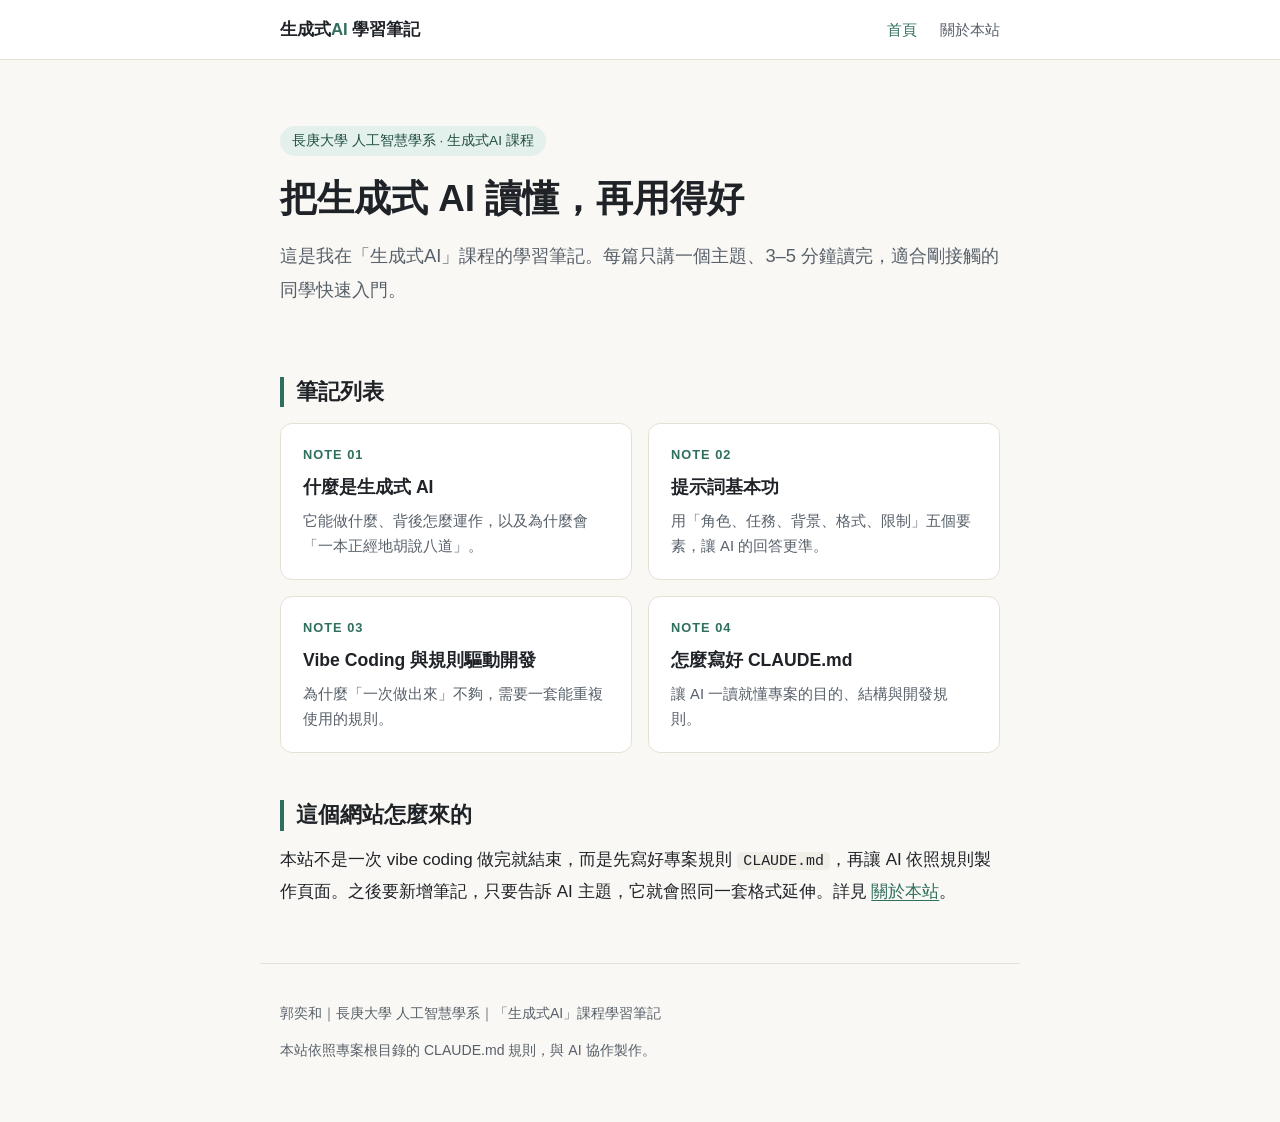
<file: index.html>
<!DOCTYPE html>
<html lang="zh-Hant">
<head>
  <meta charset="utf-8">
  <meta name="viewport" content="width=device-width, initial-scale=1">
  <title>首頁｜生成式AI 學習筆記</title>
  <meta name="description" content="長庚大學人工智慧學系學生的生成式 AI 學習筆記，每篇一個主題，3–5 分鐘讀完。">
  <link rel="stylesheet" href="assets/style.css">
</head>
<body>
  <header class="site-header">
    <div class="inner">
      <a class="site-title" href="index.html">生成式<span>AI</span> 學習筆記</a>
      <nav class="site-nav">
        <a href="index.html" aria-current="page">首頁</a>
        <a href="about.html">關於本站</a>
      </nav>
    </div>
  </header>

  <main class="container">
    <section class="hero">
      <p class="eyebrow">長庚大學 人工智慧學系 · 生成式AI 課程</p>
      <h1>把生成式 AI 讀懂，再用得好</h1>
      <p class="lead">這是我在「生成式AI」課程的學習筆記。每篇只講一個主題、3–5 分鐘讀完，適合剛接觸的同學快速入門。</p>
    </section>

    <h2>筆記列表</h2>
    <div class="card-grid">
      <!-- NOTES:START -->
      <a class="card" href="notes/01-what-is-generative-ai.html">
        <p class="num">NOTE 01</p>
        <h3>什麼是生成式 AI</h3>
        <p>它能做什麼、背後怎麼運作，以及為什麼會「一本正經地胡說八道」。</p>
      </a>
      <a class="card" href="notes/02-prompt-basics.html">
        <p class="num">NOTE 02</p>
        <h3>提示詞基本功</h3>
        <p>用「角色、任務、背景、格式、限制」五個要素，讓 AI 的回答更準。</p>
      </a>
      <a class="card" href="notes/03-vibe-coding-vs-rules.html">
        <p class="num">NOTE 03</p>
        <h3>Vibe Coding 與規則驅動開發</h3>
        <p>為什麼「一次做出來」不夠，需要一套能重複使用的規則。</p>
      </a>
      <a class="card" href="notes/04-writing-claude-md.html">
        <p class="num">NOTE 04</p>
        <h3>怎麼寫好 CLAUDE.md</h3>
        <p>讓 AI 一讀就懂專案的目的、結構與開發規則。</p>
      </a>
      <!-- NOTES:END -->
    </div>

    <h2>這個網站怎麼來的</h2>
    <p>本站不是一次 vibe coding 做完就結束，而是先寫好專案規則 <code>CLAUDE.md</code>，再讓 AI 依照規則製作頁面。之後要新增筆記，只要告訴 AI 主題，它就會照同一套格式延伸。詳見 <a href="about.html">關於本站</a>。</p>
  </main>

  <footer class="site-footer">
    <p>郭奕和｜長庚大學 人工智慧學系｜「生成式AI」課程學習筆記</p>
    <p>本站依照專案根目錄的 CLAUDE.md 規則，與 AI 協作製作。</p>
  </footer>
</body>
</html>
</file>
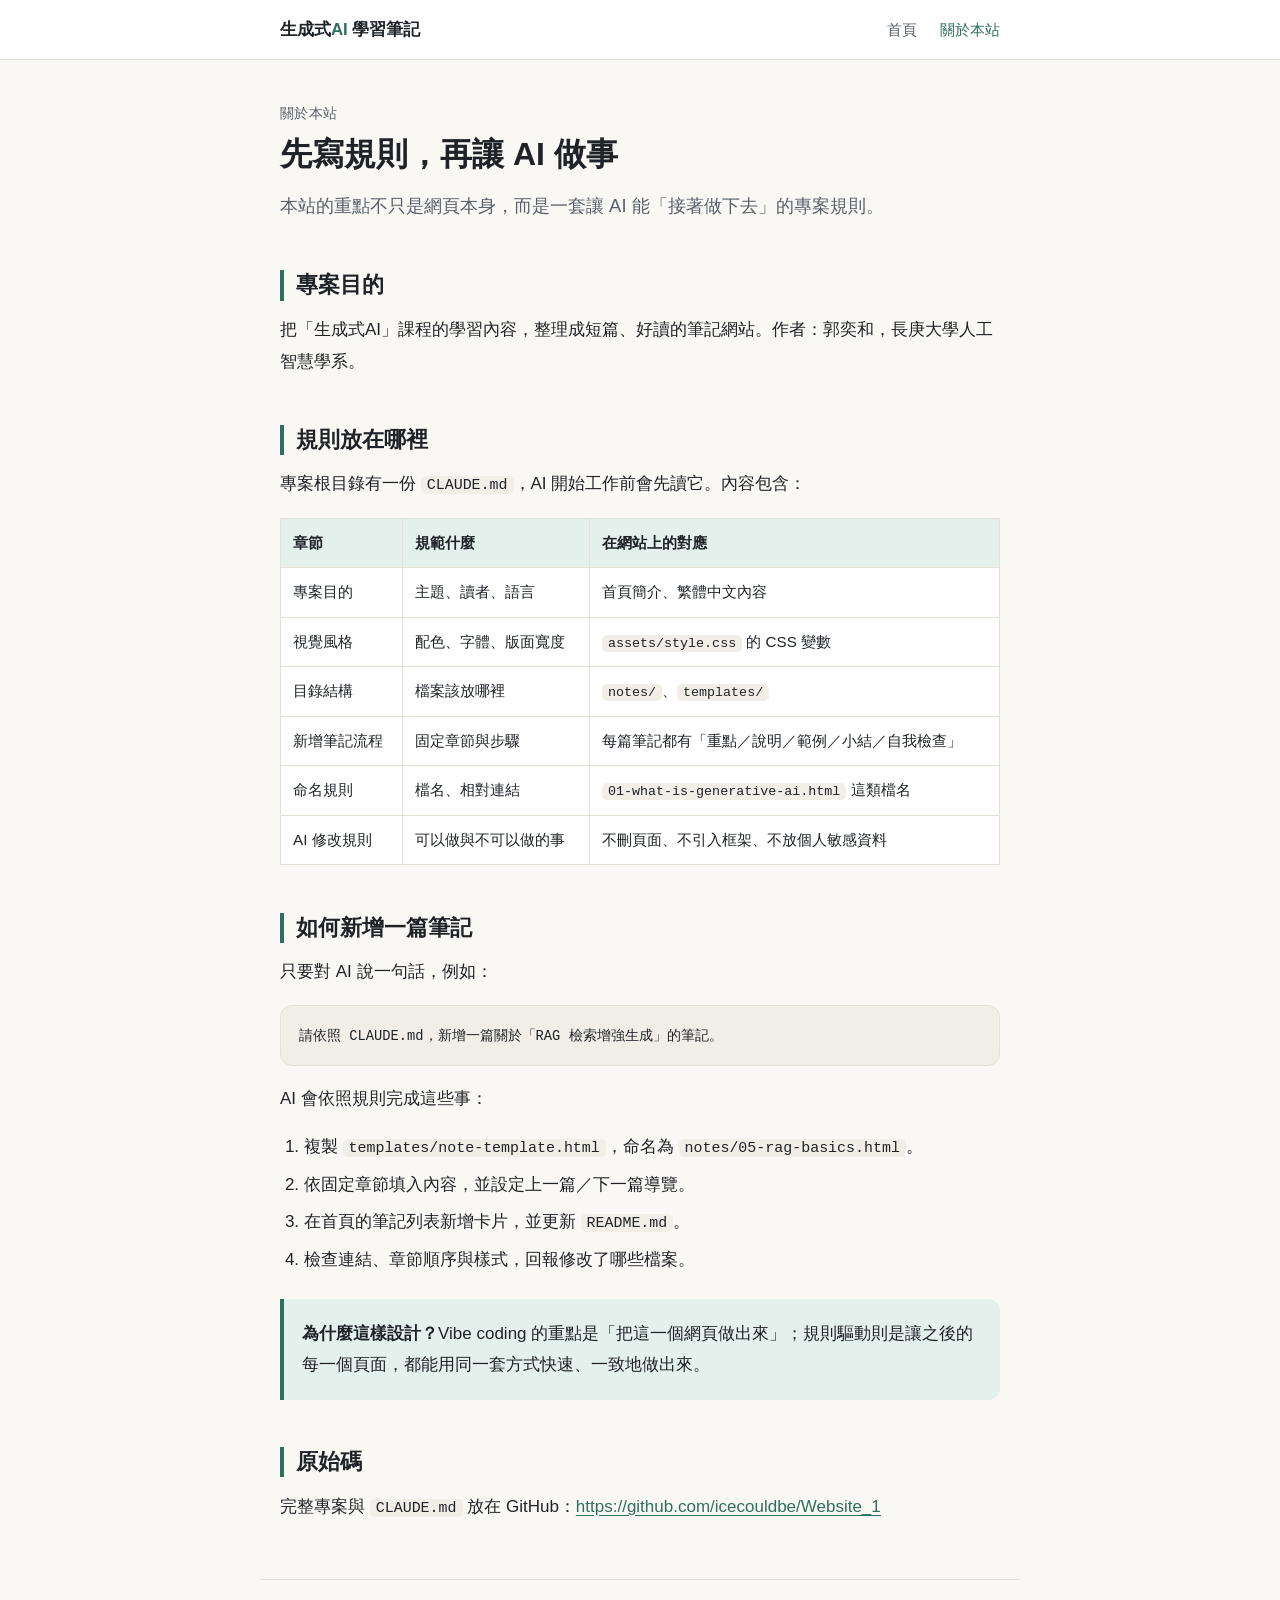
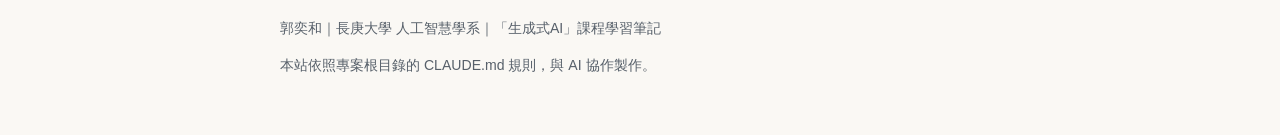
<file: about.html>
<!DOCTYPE html>
<html lang="zh-Hant">
<head>
  <meta charset="utf-8">
  <meta name="viewport" content="width=device-width, initial-scale=1">
  <title>關於本站｜生成式AI 學習筆記</title>
  <meta name="description" content="說明本站的製作方式：先寫 CLAUDE.md 規則，再讓 AI 依規則新增頁面。">
  <link rel="stylesheet" href="assets/style.css">
</head>
<body>
  <header class="site-header">
    <div class="inner">
      <a class="site-title" href="index.html">生成式<span>AI</span> 學習筆記</a>
      <nav class="site-nav">
        <a href="index.html">首頁</a>
        <a href="about.html" aria-current="page">關於本站</a>
      </nav>
    </div>
  </header>

  <main class="container">
    <article>
      <p class="note-meta">關於本站</p>
      <h1>先寫規則，再讓 AI 做事</h1>
      <p class="lead">本站的重點不只是網頁本身，而是一套讓 AI 能「接著做下去」的專案規則。</p>

      <h2>專案目的</h2>
      <p>把「生成式AI」課程的學習內容，整理成短篇、好讀的筆記網站。作者：郭奕和，長庚大學人工智慧學系。</p>

      <h2>規則放在哪裡</h2>
      <p>專案根目錄有一份 <code>CLAUDE.md</code>，AI 開始工作前會先讀它。內容包含：</p>
      <table>
        <thead>
          <tr><th>章節</th><th>規範什麼</th><th>在網站上的對應</th></tr>
        </thead>
        <tbody>
          <tr><td>專案目的</td><td>主題、讀者、語言</td><td>首頁簡介、繁體中文內容</td></tr>
          <tr><td>視覺風格</td><td>配色、字體、版面寬度</td><td><code>assets/style.css</code> 的 CSS 變數</td></tr>
          <tr><td>目錄結構</td><td>檔案該放哪裡</td><td><code>notes/</code>、<code>templates/</code></td></tr>
          <tr><td>新增筆記流程</td><td>固定章節與步驟</td><td>每篇筆記都有「重點／說明／範例／小結／自我檢查」</td></tr>
          <tr><td>命名規則</td><td>檔名、相對連結</td><td><code>01-what-is-generative-ai.html</code> 這類檔名</td></tr>
          <tr><td>AI 修改規則</td><td>可以做與不可以做的事</td><td>不刪頁面、不引入框架、不放個人敏感資料</td></tr>
        </tbody>
      </table>

      <h2>如何新增一篇筆記</h2>
      <p>只要對 AI 說一句話，例如：</p>
      <pre><code>請依照 CLAUDE.md，新增一篇關於「RAG 檢索增強生成」的筆記。</code></pre>
      <p>AI 會依照規則完成這些事：</p>
      <ol>
        <li>複製 <code>templates/note-template.html</code>，命名為 <code>notes/05-rag-basics.html</code>。</li>
        <li>依固定章節填入內容，並設定上一篇／下一篇導覽。</li>
        <li>在首頁的筆記列表新增卡片，並更新 <code>README.md</code>。</li>
        <li>檢查連結、章節順序與樣式，回報修改了哪些檔案。</li>
      </ol>

      <div class="callout">
        <p><strong>為什麼這樣設計？</strong>Vibe coding 的重點是「把這一個網頁做出來」；規則驅動則是讓之後的每一個頁面，都能用同一套方式快速、一致地做出來。</p>
      </div>

      <h2>原始碼</h2>
      <p>完整專案與 <code>CLAUDE.md</code> 放在 GitHub：<a href="https://github.com/icecouldbe/Website_1">https://github.com/icecouldbe/Website_1</a></p>
    </article>
  </main>

  <footer class="site-footer">
    <p>郭奕和｜長庚大學 人工智慧學系｜「生成式AI」課程學習筆記</p>
    <p>本站依照專案根目錄的 CLAUDE.md 規則，與 AI 協作製作。</p>
  </footer>
</body>
</html>
</file>
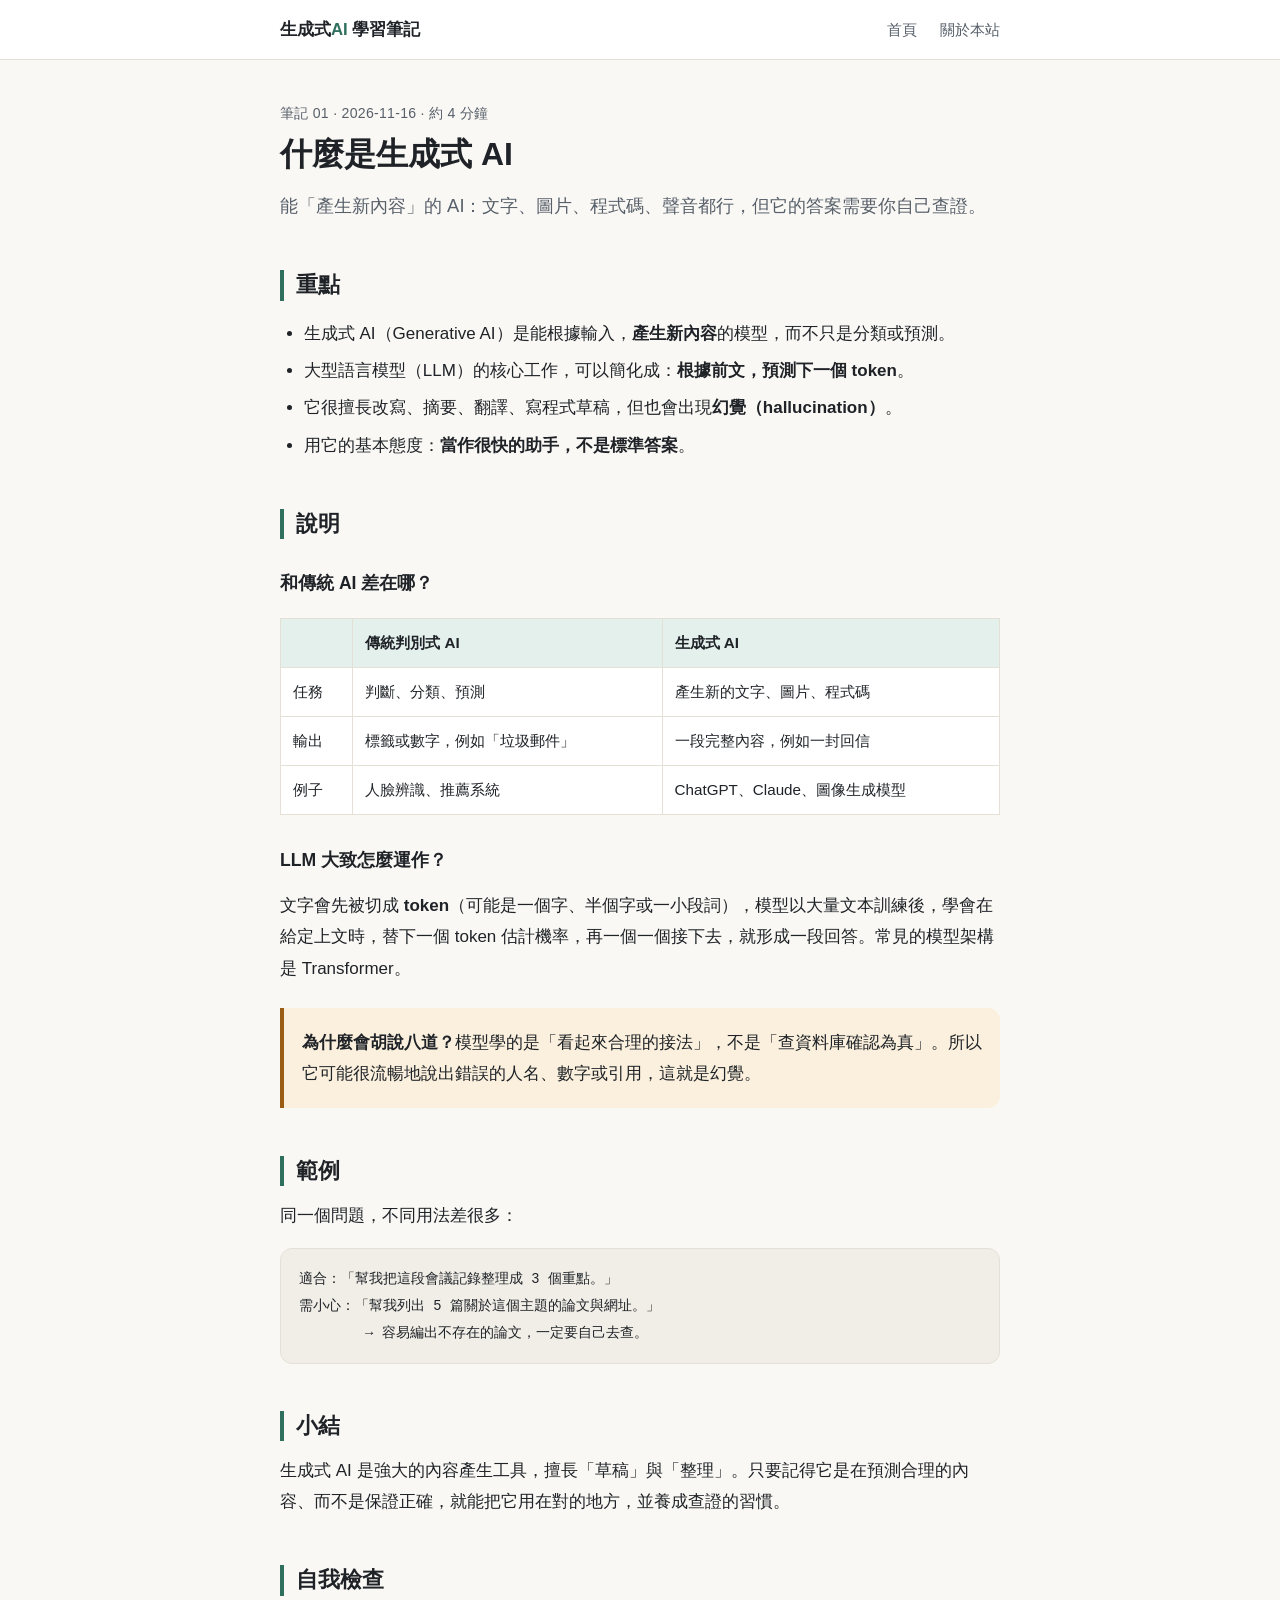
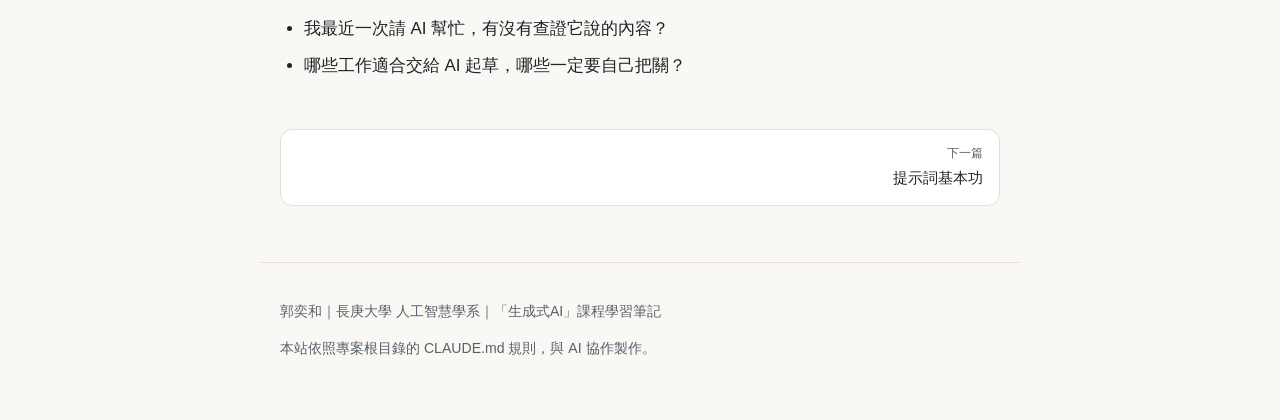
<file: notes/01-what-is-generative-ai.html>
<!DOCTYPE html>
<html lang="zh-Hant">
<head>
  <meta charset="utf-8">
  <meta name="viewport" content="width=device-width, initial-scale=1">
  <title>什麼是生成式 AI｜生成式AI 學習筆記</title>
  <meta name="description" content="生成式 AI 能做什麼、背後怎麼運作，以及為什麼會一本正經地胡說八道。">
  <link rel="stylesheet" href="../assets/style.css">
</head>
<body>
  <header class="site-header">
    <div class="inner">
      <a class="site-title" href="../index.html">生成式<span>AI</span> 學習筆記</a>
      <nav class="site-nav">
        <a href="../index.html">首頁</a>
        <a href="../about.html">關於本站</a>
      </nav>
    </div>
  </header>

  <main class="container">
    <article>
      <p class="note-meta">筆記 01 · 2026-11-16 · 約 4 分鐘</p>
      <h1>什麼是生成式 AI</h1>
      <p class="lead">能「產生新內容」的 AI：文字、圖片、程式碼、聲音都行，但它的答案需要你自己查證。</p>

      <h2>重點</h2>
      <ul>
        <li>生成式 AI（Generative AI）是能根據輸入，<strong>產生新內容</strong>的模型，而不只是分類或預測。</li>
        <li>大型語言模型（LLM）的核心工作，可以簡化成：<strong>根據前文，預測下一個 token</strong>。</li>
        <li>它很擅長改寫、摘要、翻譯、寫程式草稿，但也會出現<strong>幻覺（hallucination）</strong>。</li>
        <li>用它的基本態度：<strong>當作很快的助手，不是標準答案</strong>。</li>
      </ul>

      <h2>說明</h2>
      <h3>和傳統 AI 差在哪？</h3>
      <table>
        <thead>
          <tr><th></th><th>傳統判別式 AI</th><th>生成式 AI</th></tr>
        </thead>
        <tbody>
          <tr><td>任務</td><td>判斷、分類、預測</td><td>產生新的文字、圖片、程式碼</td></tr>
          <tr><td>輸出</td><td>標籤或數字，例如「垃圾郵件」</td><td>一段完整內容，例如一封回信</td></tr>
          <tr><td>例子</td><td>人臉辨識、推薦系統</td><td>ChatGPT、Claude、圖像生成模型</td></tr>
        </tbody>
      </table>

      <h3>LLM 大致怎麼運作？</h3>
      <p>文字會先被切成 <strong>token</strong>（可能是一個字、半個字或一小段詞），模型以大量文本訓練後，學會在給定上文時，替下一個 token 估計機率，再一個一個接下去，就形成一段回答。常見的模型架構是 Transformer。</p>

      <div class="callout warn">
        <p><strong>為什麼會胡說八道？</strong>模型學的是「看起來合理的接法」，不是「查資料庫確認為真」。所以它可能很流暢地說出錯誤的人名、數字或引用，這就是幻覺。</p>
      </div>

      <h2>範例</h2>
      <p>同一個問題，不同用法差很多：</p>
      <pre><code>適合：「幫我把這段會議記錄整理成 3 個重點。」
需小心：「幫我列出 5 篇關於這個主題的論文與網址。」
        → 容易編出不存在的論文，一定要自己去查。</code></pre>

      <h2>小結</h2>
      <p>生成式 AI 是強大的內容產生工具，擅長「草稿」與「整理」。只要記得它是在預測合理的內容、而不是保證正確，就能把它用在對的地方，並養成查證的習慣。</p>

      <h2>自我檢查</h2>
      <ul>
        <li>我最近一次請 AI 幫忙，有沒有查證它說的內容？</li>
        <li>哪些工作適合交給 AI 起草，哪些一定要自己把關？</li>
      </ul>
    </article>

    <nav class="pager">
      <a class="next" href="02-prompt-basics.html"><small>下一篇</small>提示詞基本功</a>
    </nav>
  </main>

  <footer class="site-footer">
    <p>郭奕和｜長庚大學 人工智慧學系｜「生成式AI」課程學習筆記</p>
    <p>本站依照專案根目錄的 CLAUDE.md 規則，與 AI 協作製作。</p>
  </footer>
</body>
</html>
</file>
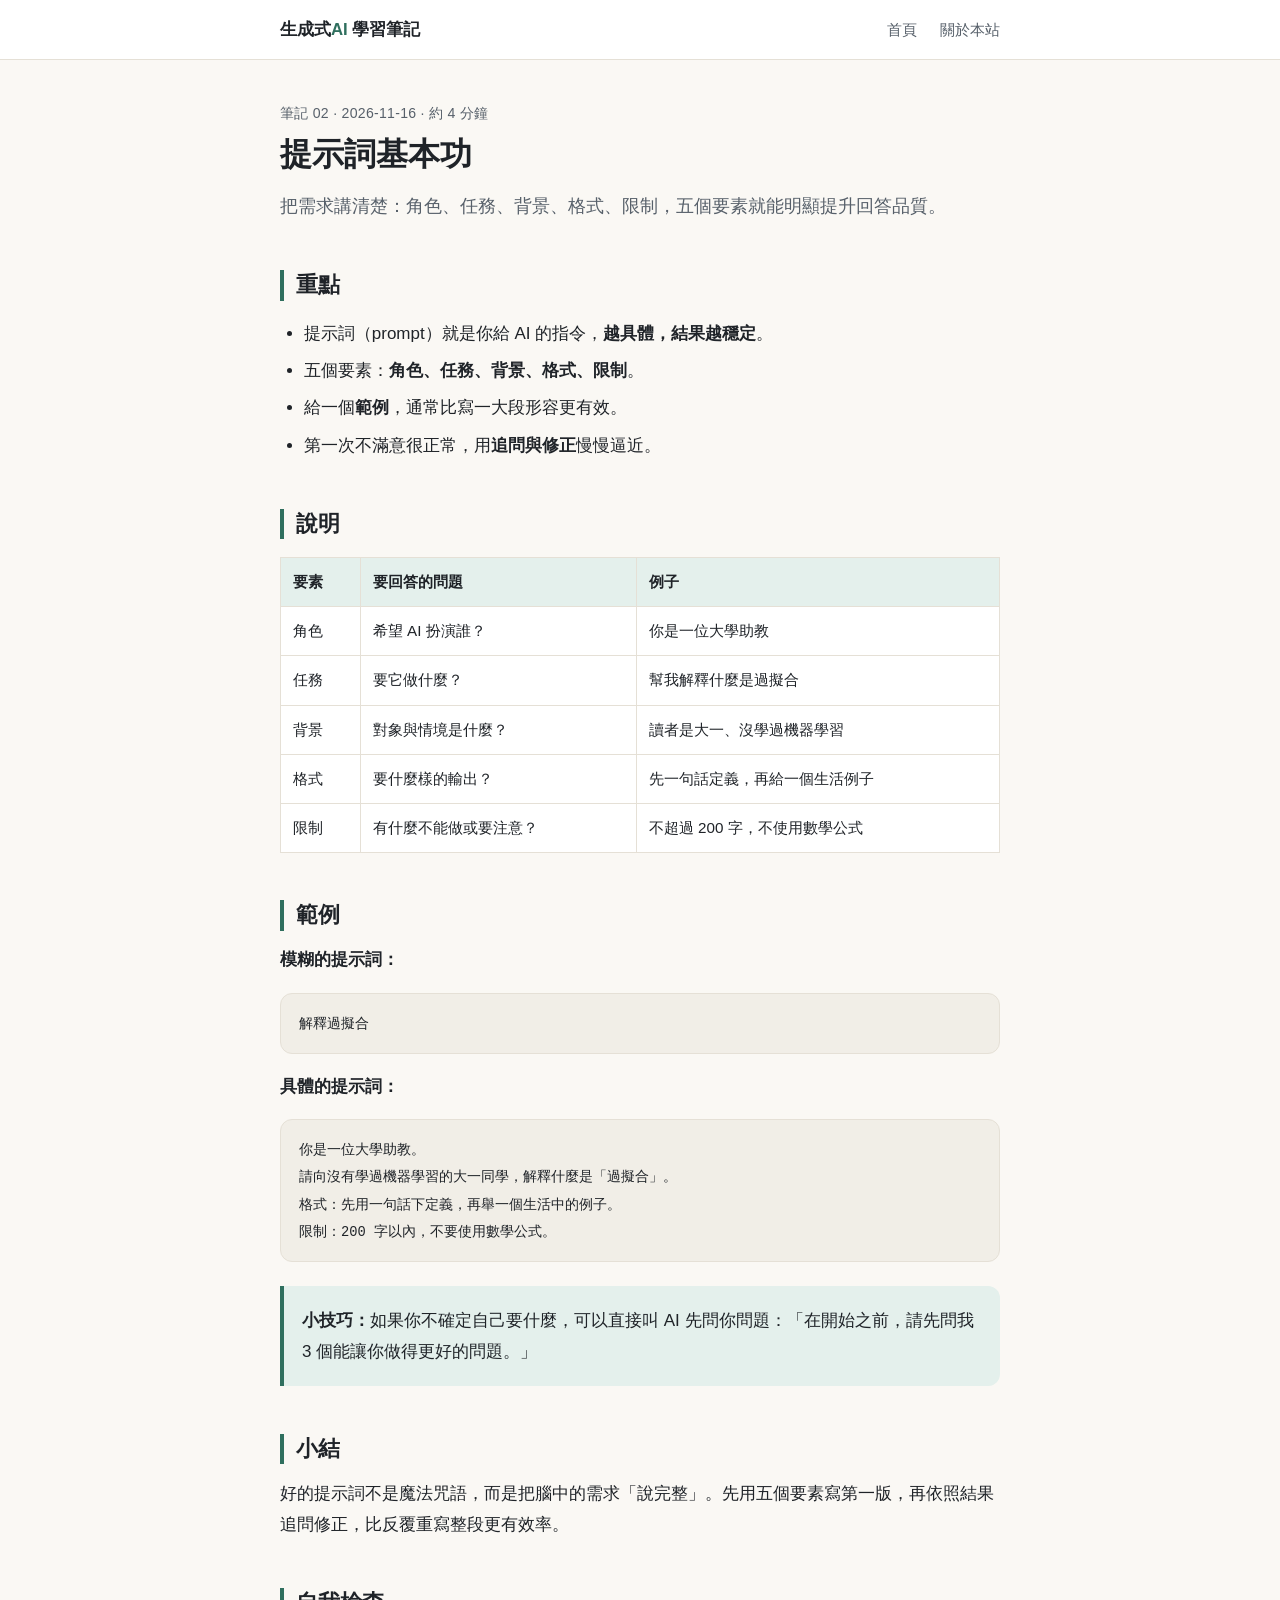
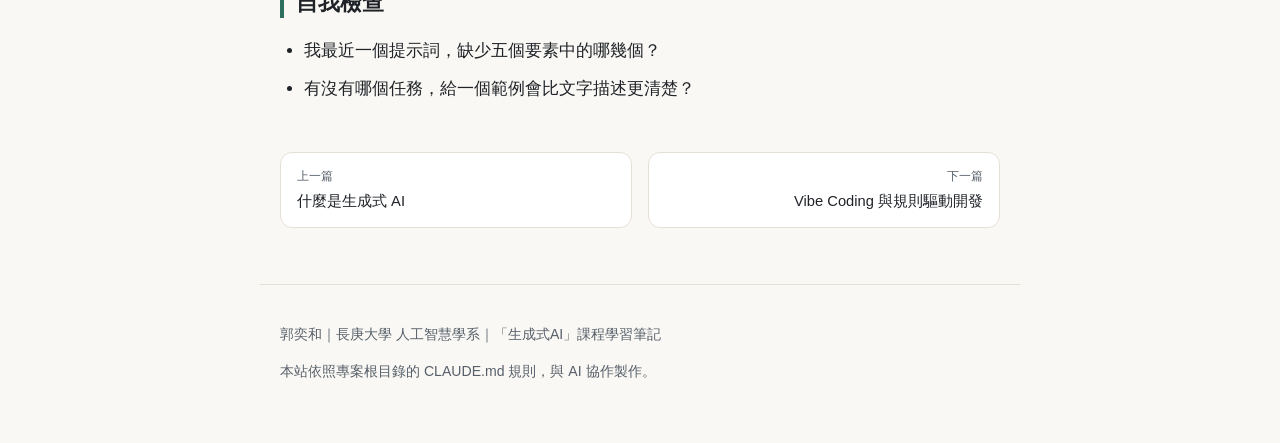
<file: notes/02-prompt-basics.html>
<!DOCTYPE html>
<html lang="zh-Hant">
<head>
  <meta charset="utf-8">
  <meta name="viewport" content="width=device-width, initial-scale=1">
  <title>提示詞基本功｜生成式AI 學習筆記</title>
  <meta name="description" content="用角色、任務、背景、格式、限制五個要素，讓 AI 的回答更準。">
  <link rel="stylesheet" href="../assets/style.css">
</head>
<body>
  <header class="site-header">
    <div class="inner">
      <a class="site-title" href="../index.html">生成式<span>AI</span> 學習筆記</a>
      <nav class="site-nav">
        <a href="../index.html">首頁</a>
        <a href="../about.html">關於本站</a>
      </nav>
    </div>
  </header>

  <main class="container">
    <article>
      <p class="note-meta">筆記 02 · 2026-11-16 · 約 4 分鐘</p>
      <h1>提示詞基本功</h1>
      <p class="lead">把需求講清楚：角色、任務、背景、格式、限制，五個要素就能明顯提升回答品質。</p>

      <h2>重點</h2>
      <ul>
        <li>提示詞（prompt）就是你給 AI 的指令，<strong>越具體，結果越穩定</strong>。</li>
        <li>五個要素：<strong>角色、任務、背景、格式、限制</strong>。</li>
        <li>給一個<strong>範例</strong>，通常比寫一大段形容更有效。</li>
        <li>第一次不滿意很正常，用<strong>追問與修正</strong>慢慢逼近。</li>
      </ul>

      <h2>說明</h2>
      <table>
        <thead>
          <tr><th>要素</th><th>要回答的問題</th><th>例子</th></tr>
        </thead>
        <tbody>
          <tr><td>角色</td><td>希望 AI 扮演誰？</td><td>你是一位大學助教</td></tr>
          <tr><td>任務</td><td>要它做什麼？</td><td>幫我解釋什麼是過擬合</td></tr>
          <tr><td>背景</td><td>對象與情境是什麼？</td><td>讀者是大一、沒學過機器學習</td></tr>
          <tr><td>格式</td><td>要什麼樣的輸出？</td><td>先一句話定義，再給一個生活例子</td></tr>
          <tr><td>限制</td><td>有什麼不能做或要注意？</td><td>不超過 200 字，不使用數學公式</td></tr>
        </tbody>
      </table>

      <h2>範例</h2>
      <p><strong>模糊的提示詞：</strong></p>
      <pre><code>解釋過擬合</code></pre>
      <p><strong>具體的提示詞：</strong></p>
      <pre><code>你是一位大學助教。
請向沒有學過機器學習的大一同學，解釋什麼是「過擬合」。
格式：先用一句話下定義，再舉一個生活中的例子。
限制：200 字以內，不要使用數學公式。</code></pre>

      <div class="callout">
        <p><strong>小技巧：</strong>如果你不確定自己要什麼，可以直接叫 AI 先問你問題：「在開始之前，請先問我 3 個能讓你做得更好的問題。」</p>
      </div>

      <h2>小結</h2>
      <p>好的提示詞不是魔法咒語，而是把腦中的需求「說完整」。先用五個要素寫第一版，再依照結果追問修正，比反覆重寫整段更有效率。</p>

      <h2>自我檢查</h2>
      <ul>
        <li>我最近一個提示詞，缺少五個要素中的哪幾個？</li>
        <li>有沒有哪個任務，給一個範例會比文字描述更清楚？</li>
      </ul>
    </article>

    <nav class="pager">
      <a class="prev" href="01-what-is-generative-ai.html"><small>上一篇</small>什麼是生成式 AI</a>
      <a class="next" href="03-vibe-coding-vs-rules.html"><small>下一篇</small>Vibe Coding 與規則驅動開發</a>
    </nav>
  </main>

  <footer class="site-footer">
    <p>郭奕和｜長庚大學 人工智慧學系｜「生成式AI」課程學習筆記</p>
    <p>本站依照專案根目錄的 CLAUDE.md 規則，與 AI 協作製作。</p>
  </footer>
</body>
</html>
</file>
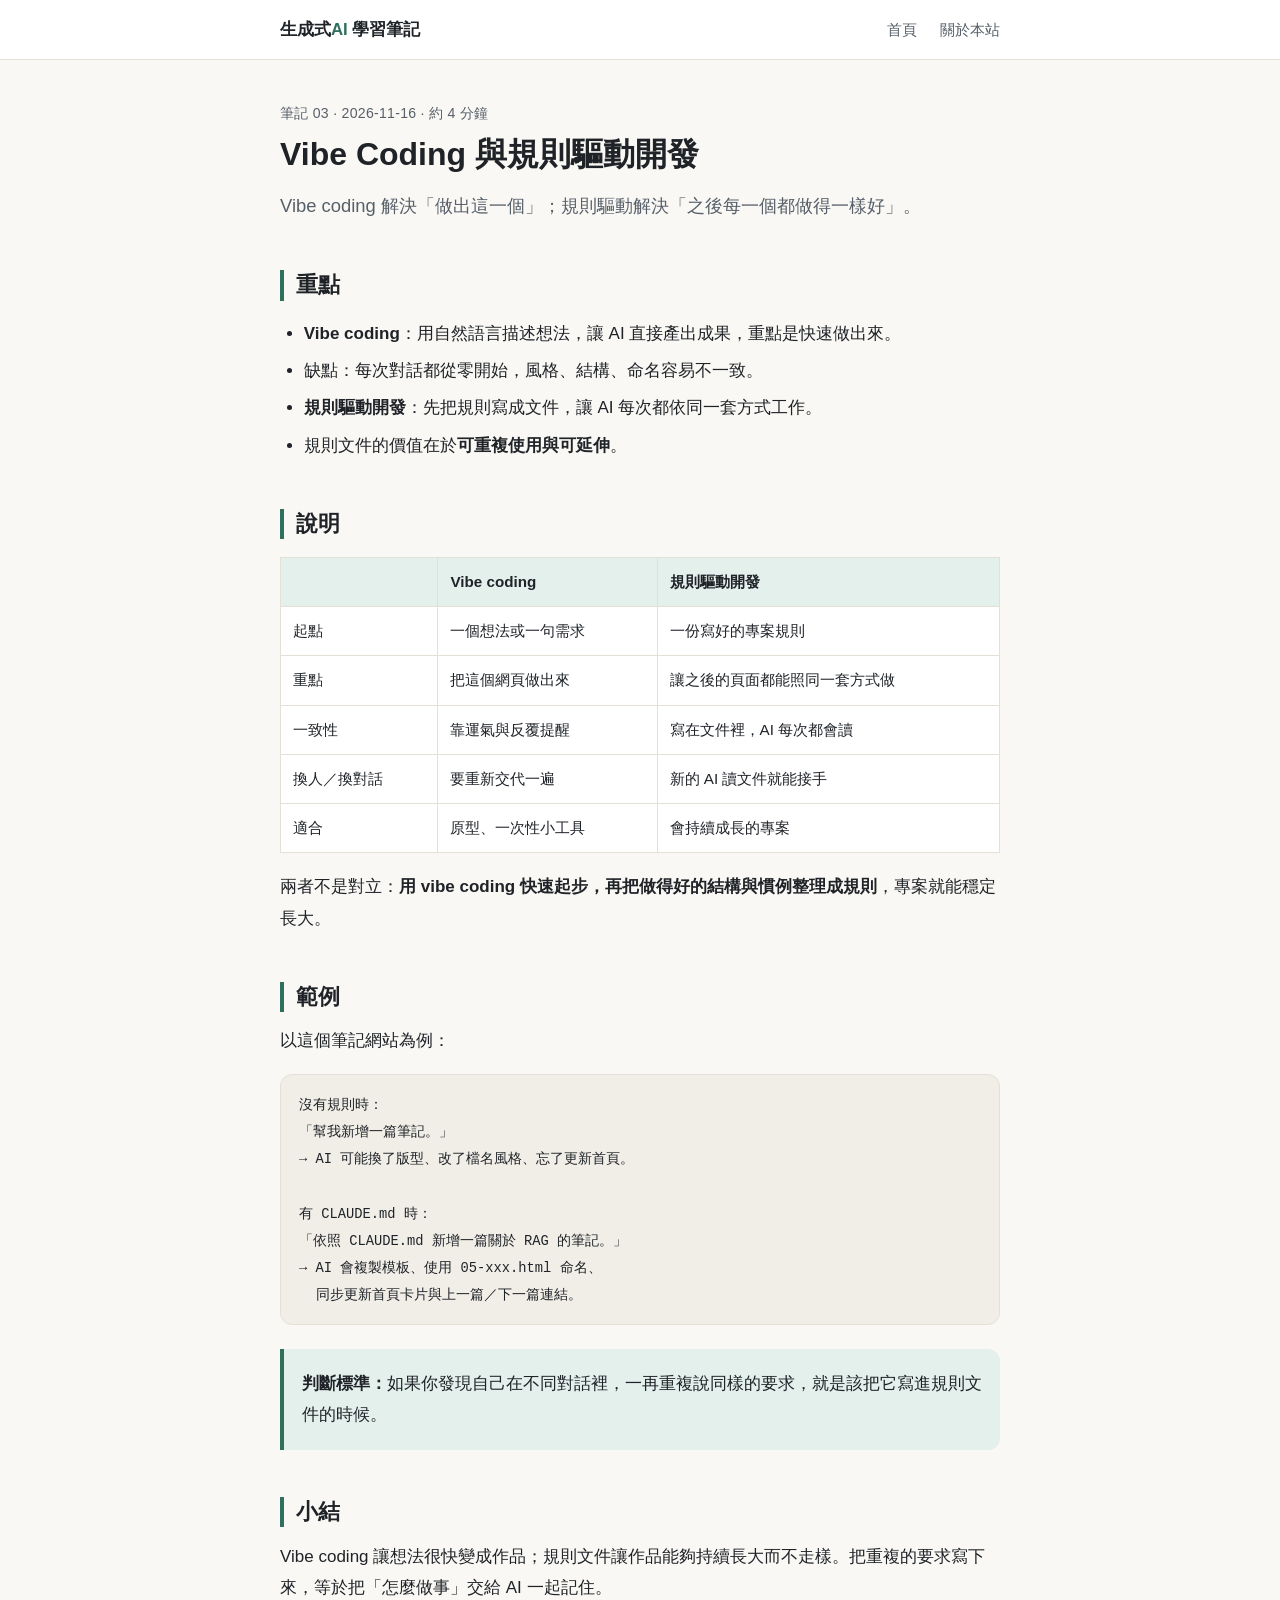
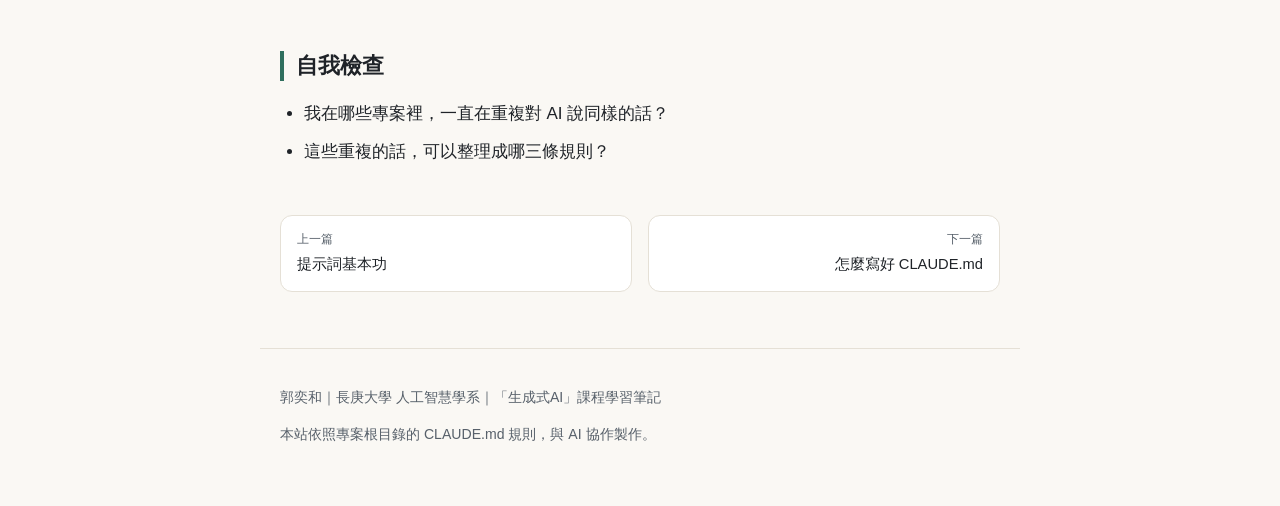
<file: notes/03-vibe-coding-vs-rules.html>
<!DOCTYPE html>
<html lang="zh-Hant">
<head>
  <meta charset="utf-8">
  <meta name="viewport" content="width=device-width, initial-scale=1">
  <title>Vibe Coding 與規則驅動開發｜生成式AI 學習筆記</title>
  <meta name="description" content="為什麼一次做出來不夠，需要一套能重複使用的專案規則。">
  <link rel="stylesheet" href="../assets/style.css">
</head>
<body>
  <header class="site-header">
    <div class="inner">
      <a class="site-title" href="../index.html">生成式<span>AI</span> 學習筆記</a>
      <nav class="site-nav">
        <a href="../index.html">首頁</a>
        <a href="../about.html">關於本站</a>
      </nav>
    </div>
  </header>

  <main class="container">
    <article>
      <p class="note-meta">筆記 03 · 2026-11-16 · 約 4 分鐘</p>
      <h1>Vibe Coding 與規則驅動開發</h1>
      <p class="lead">Vibe coding 解決「做出這一個」；規則驅動解決「之後每一個都做得一樣好」。</p>

      <h2>重點</h2>
      <ul>
        <li><strong>Vibe coding</strong>：用自然語言描述想法，讓 AI 直接產出成果，重點是快速做出來。</li>
        <li>缺點：每次對話都從零開始，風格、結構、命名容易不一致。</li>
        <li><strong>規則驅動開發</strong>：先把規則寫成文件，讓 AI 每次都依同一套方式工作。</li>
        <li>規則文件的價值在於<strong>可重複使用與可延伸</strong>。</li>
      </ul>

      <h2>說明</h2>
      <table>
        <thead>
          <tr><th></th><th>Vibe coding</th><th>規則驅動開發</th></tr>
        </thead>
        <tbody>
          <tr><td>起點</td><td>一個想法或一句需求</td><td>一份寫好的專案規則</td></tr>
          <tr><td>重點</td><td>把這個網頁做出來</td><td>讓之後的頁面都能照同一套方式做</td></tr>
          <tr><td>一致性</td><td>靠運氣與反覆提醒</td><td>寫在文件裡，AI 每次都會讀</td></tr>
          <tr><td>換人／換對話</td><td>要重新交代一遍</td><td>新的 AI 讀文件就能接手</td></tr>
          <tr><td>適合</td><td>原型、一次性小工具</td><td>會持續成長的專案</td></tr>
        </tbody>
      </table>

      <p>兩者不是對立：<strong>用 vibe coding 快速起步，再把做得好的結構與慣例整理成規則</strong>，專案就能穩定長大。</p>

      <h2>範例</h2>
      <p>以這個筆記網站為例：</p>
      <pre><code>沒有規則時：
「幫我新增一篇筆記。」
→ AI 可能換了版型、改了檔名風格、忘了更新首頁。

有 CLAUDE.md 時：
「依照 CLAUDE.md 新增一篇關於 RAG 的筆記。」
→ AI 會複製模板、使用 05-xxx.html 命名、
  同步更新首頁卡片與上一篇／下一篇連結。</code></pre>

      <div class="callout">
        <p><strong>判斷標準：</strong>如果你發現自己在不同對話裡，一再重複說同樣的要求，就是該把它寫進規則文件的時候。</p>
      </div>

      <h2>小結</h2>
      <p>Vibe coding 讓想法很快變成作品；規則文件讓作品能夠持續長大而不走樣。把重複的要求寫下來，等於把「怎麼做事」交給 AI 一起記住。</p>

      <h2>自我檢查</h2>
      <ul>
        <li>我在哪些專案裡，一直在重複對 AI 說同樣的話？</li>
        <li>這些重複的話，可以整理成哪三條規則？</li>
      </ul>
    </article>

    <nav class="pager">
      <a class="prev" href="02-prompt-basics.html"><small>上一篇</small>提示詞基本功</a>
      <a class="next" href="04-writing-claude-md.html"><small>下一篇</small>怎麼寫好 CLAUDE.md</a>
    </nav>
  </main>

  <footer class="site-footer">
    <p>郭奕和｜長庚大學 人工智慧學系｜「生成式AI」課程學習筆記</p>
    <p>本站依照專案根目錄的 CLAUDE.md 規則，與 AI 協作製作。</p>
  </footer>
</body>
</html>
</file>
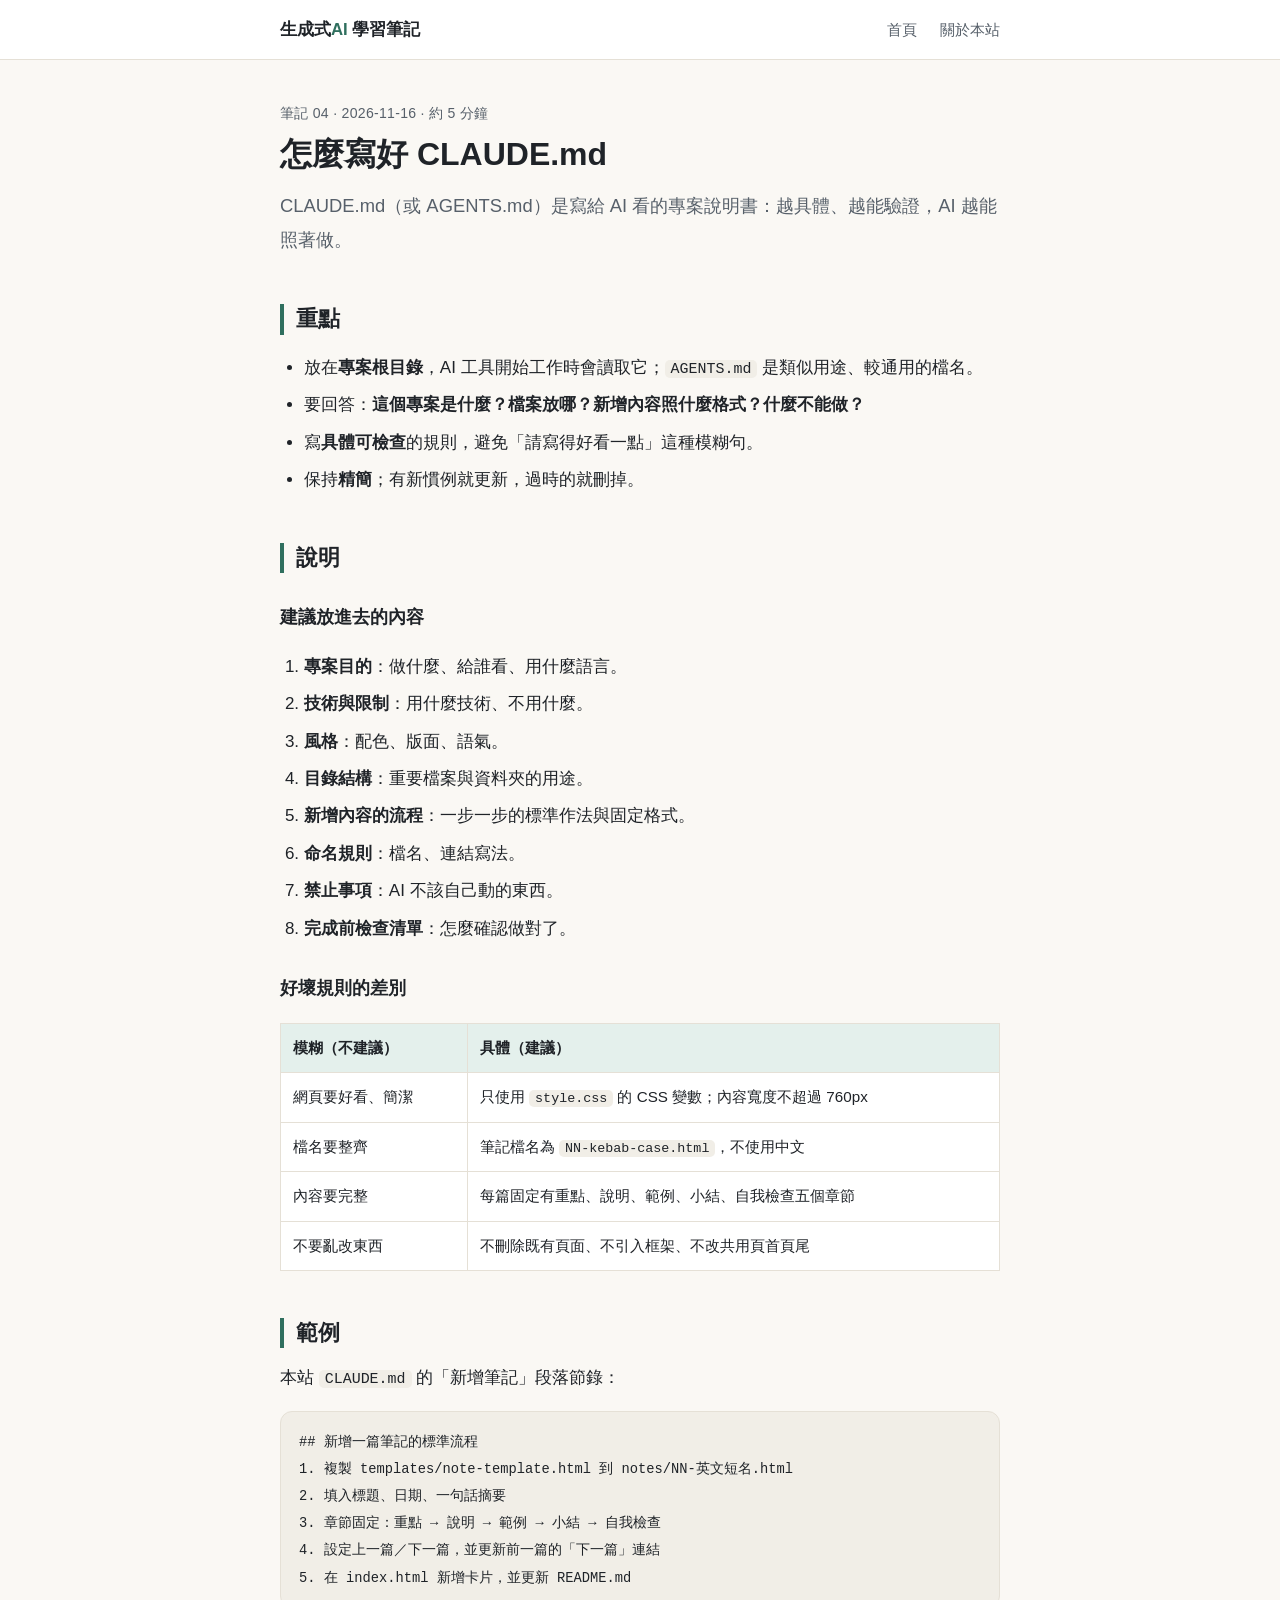
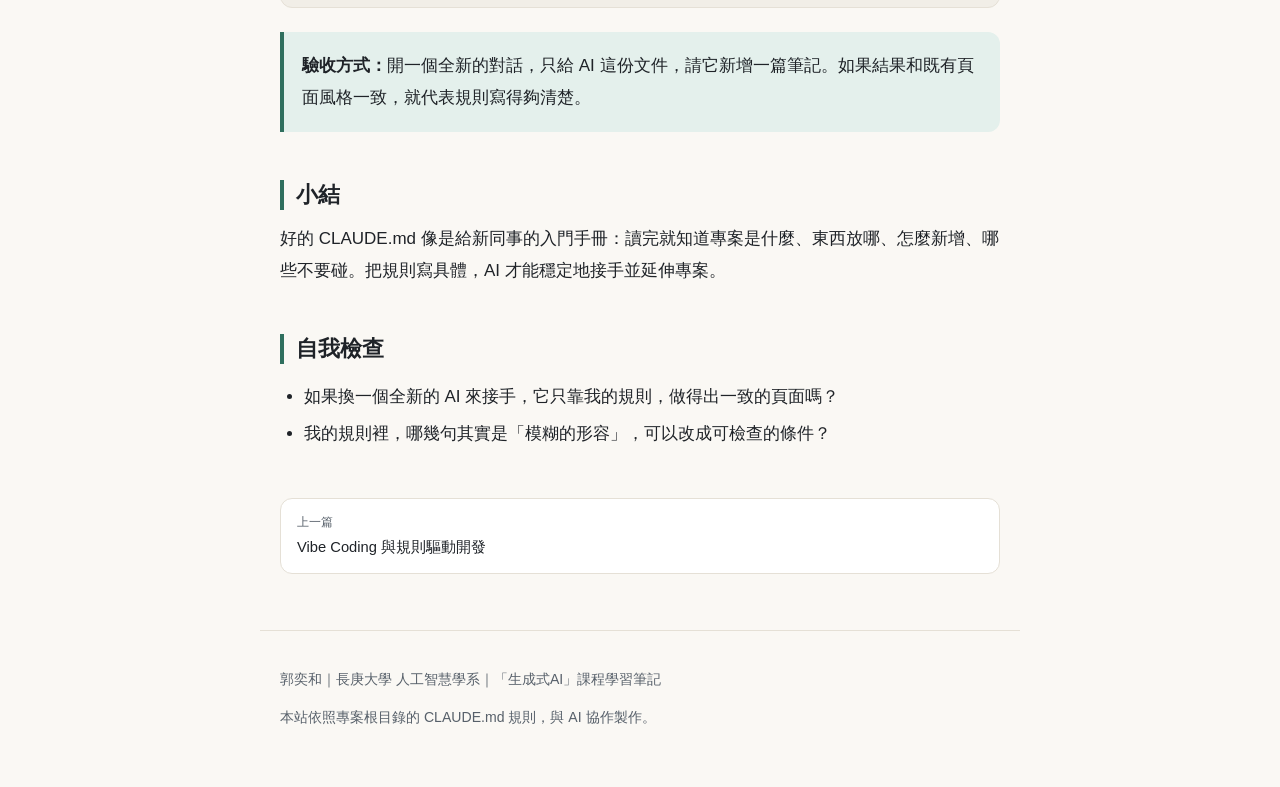
<file: notes/04-writing-claude-md.html>
<!DOCTYPE html>
<html lang="zh-Hant">
<head>
  <meta charset="utf-8">
  <meta name="viewport" content="width=device-width, initial-scale=1">
  <title>怎麼寫好 CLAUDE.md｜生成式AI 學習筆記</title>
  <meta name="description" content="讓 AI 一讀就懂專案的目的、結構與開發規則。">
  <link rel="stylesheet" href="../assets/style.css">
</head>
<body>
  <header class="site-header">
    <div class="inner">
      <a class="site-title" href="../index.html">生成式<span>AI</span> 學習筆記</a>
      <nav class="site-nav">
        <a href="../index.html">首頁</a>
        <a href="../about.html">關於本站</a>
      </nav>
    </div>
  </header>

  <main class="container">
    <article>
      <p class="note-meta">筆記 04 · 2026-11-16 · 約 5 分鐘</p>
      <h1>怎麼寫好 CLAUDE.md</h1>
      <p class="lead">CLAUDE.md（或 AGENTS.md）是寫給 AI 看的專案說明書：越具體、越能驗證，AI 越能照著做。</p>

      <h2>重點</h2>
      <ul>
        <li>放在<strong>專案根目錄</strong>，AI 工具開始工作時會讀取它；<code>AGENTS.md</code> 是類似用途、較通用的檔名。</li>
        <li>要回答：<strong>這個專案是什麼？檔案放哪？新增內容照什麼格式？什麼不能做？</strong></li>
        <li>寫<strong>具體可檢查</strong>的規則，避免「請寫得好看一點」這種模糊句。</li>
        <li>保持<strong>精簡</strong>；有新慣例就更新，過時的就刪掉。</li>
      </ul>

      <h2>說明</h2>
      <h3>建議放進去的內容</h3>
      <ol>
        <li><strong>專案目的</strong>：做什麼、給誰看、用什麼語言。</li>
        <li><strong>技術與限制</strong>：用什麼技術、不用什麼。</li>
        <li><strong>風格</strong>：配色、版面、語氣。</li>
        <li><strong>目錄結構</strong>：重要檔案與資料夾的用途。</li>
        <li><strong>新增內容的流程</strong>：一步一步的標準作法與固定格式。</li>
        <li><strong>命名規則</strong>：檔名、連結寫法。</li>
        <li><strong>禁止事項</strong>：AI 不該自己動的東西。</li>
        <li><strong>完成前檢查清單</strong>：怎麼確認做對了。</li>
      </ol>

      <h3>好壞規則的差別</h3>
      <table>
        <thead>
          <tr><th>模糊（不建議）</th><th>具體（建議）</th></tr>
        </thead>
        <tbody>
          <tr><td>網頁要好看、簡潔</td><td>只使用 <code>style.css</code> 的 CSS 變數；內容寬度不超過 760px</td></tr>
          <tr><td>檔名要整齊</td><td>筆記檔名為 <code>NN-kebab-case.html</code>，不使用中文</td></tr>
          <tr><td>內容要完整</td><td>每篇固定有重點、說明、範例、小結、自我檢查五個章節</td></tr>
          <tr><td>不要亂改東西</td><td>不刪除既有頁面、不引入框架、不改共用頁首頁尾</td></tr>
        </tbody>
      </table>

      <h2>範例</h2>
      <p>本站 <code>CLAUDE.md</code> 的「新增筆記」段落節錄：</p>
      <pre><code>## 新增一篇筆記的標準流程
1. 複製 templates/note-template.html 到 notes/NN-英文短名.html
2. 填入標題、日期、一句話摘要
3. 章節固定：重點 → 說明 → 範例 → 小結 → 自我檢查
4. 設定上一篇／下一篇，並更新前一篇的「下一篇」連結
5. 在 index.html 新增卡片，並更新 README.md</code></pre>

      <div class="callout">
        <p><strong>驗收方式：</strong>開一個全新的對話，只給 AI 這份文件，請它新增一篇筆記。如果結果和既有頁面風格一致，就代表規則寫得夠清楚。</p>
      </div>

      <h2>小結</h2>
      <p>好的 CLAUDE.md 像是給新同事的入門手冊：讀完就知道專案是什麼、東西放哪、怎麼新增、哪些不要碰。把規則寫具體，AI 才能穩定地接手並延伸專案。</p>

      <h2>自我檢查</h2>
      <ul>
        <li>如果換一個全新的 AI 來接手，它只靠我的規則，做得出一致的頁面嗎？</li>
        <li>我的規則裡，哪幾句其實是「模糊的形容」，可以改成可檢查的條件？</li>
      </ul>
    </article>

    <nav class="pager">
      <a class="prev" href="03-vibe-coding-vs-rules.html"><small>上一篇</small>Vibe Coding 與規則驅動開發</a>
    </nav>
  </main>

  <footer class="site-footer">
    <p>郭奕和｜長庚大學 人工智慧學系｜「生成式AI」課程學習筆記</p>
    <p>本站依照專案根目錄的 CLAUDE.md 規則，與 AI 協作製作。</p>
  </footer>
</body>
</html>
</file>
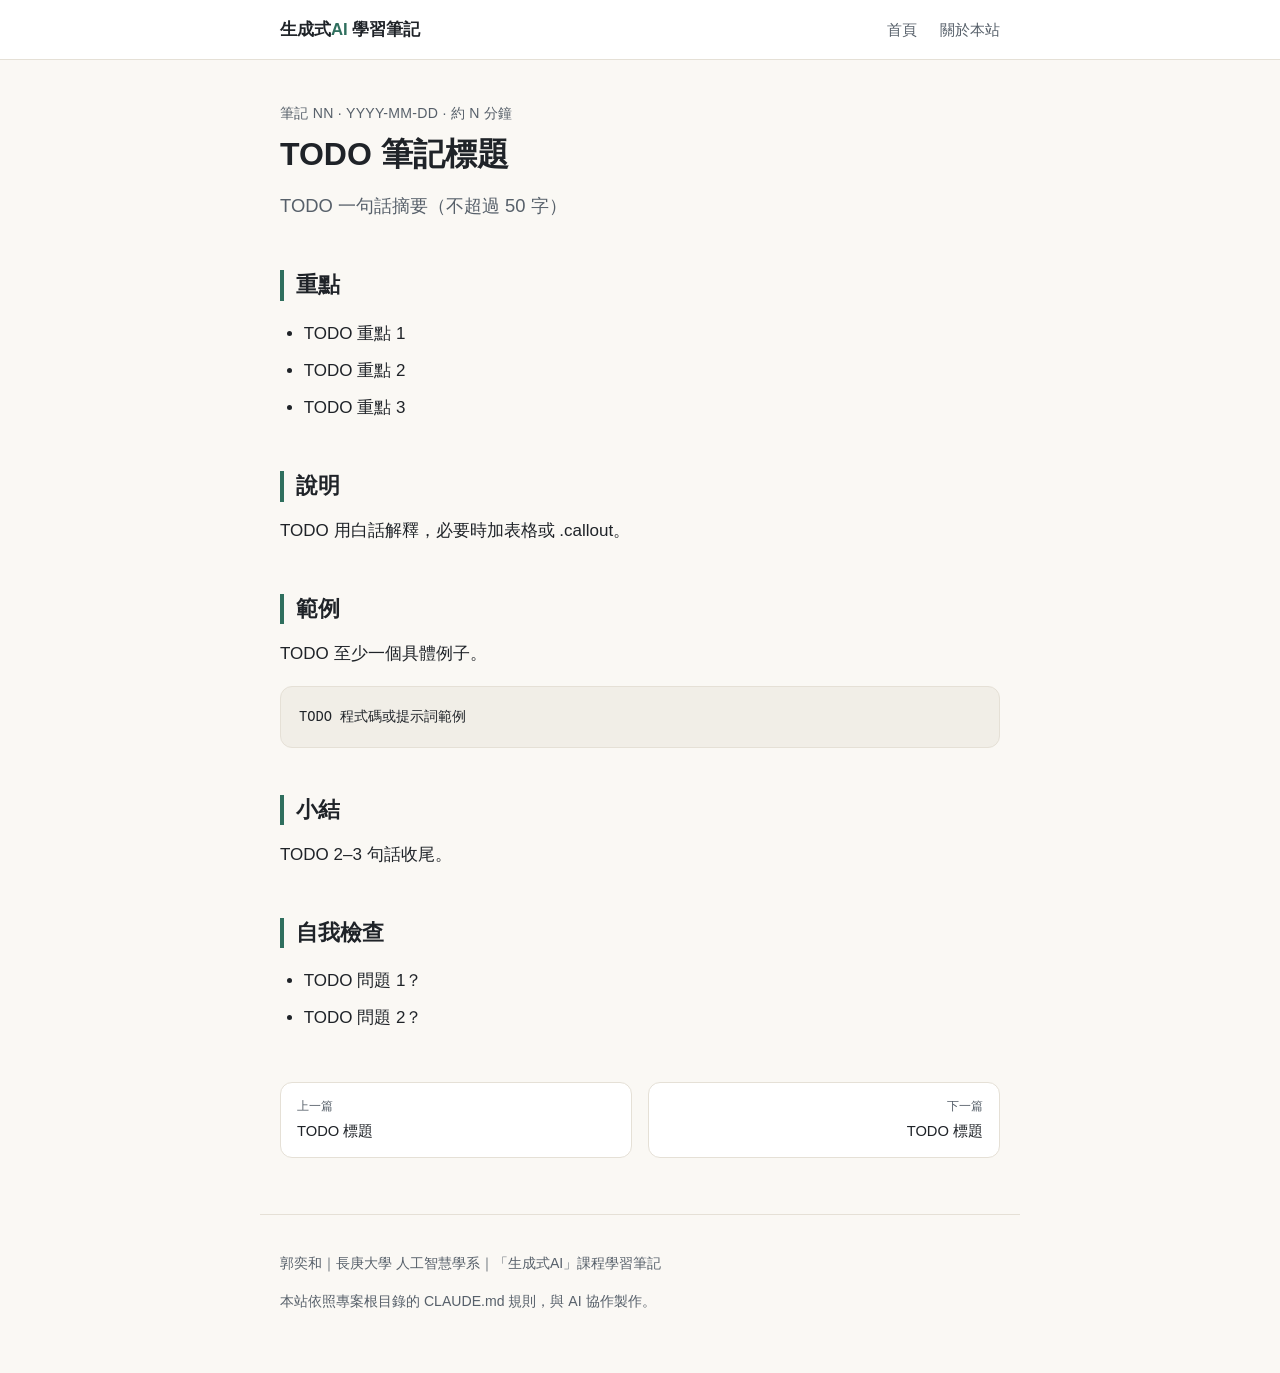
<file: templates/note-template.html>
<!DOCTYPE html>
<html lang="zh-Hant">
<head>
  <meta charset="utf-8">
  <meta name="viewport" content="width=device-width, initial-scale=1">
  <!-- TODO: 改成「筆記標題｜生成式AI 學習筆記」 -->
  <title>TODO 筆記標題｜生成式AI 學習筆記</title>
  <meta name="description" content="TODO: 一句話摘要">
  <link rel="stylesheet" href="../assets/style.css">
</head>
<body>
  <header class="site-header">
    <div class="inner">
      <a class="site-title" href="../index.html">生成式<span>AI</span> 學習筆記</a>
      <nav class="site-nav">
        <a href="../index.html">首頁</a>
        <a href="../about.html">關於本站</a>
      </nav>
    </div>
  </header>

  <main class="container">
    <article>
      <!-- TODO: 筆記編號 · 日期 · 預估閱讀時間 -->
      <p class="note-meta">筆記 NN · YYYY-MM-DD · 約 N 分鐘</p>
      <h1>TODO 筆記標題</h1>
      <p class="lead">TODO 一句話摘要（不超過 50 字）</p>

      <h2>重點</h2>
      <ul>
        <li>TODO 重點 1</li>
        <li>TODO 重點 2</li>
        <li>TODO 重點 3</li>
      </ul>

      <h2>說明</h2>
      <p>TODO 用白話解釋，必要時加表格或 .callout。</p>

      <h2>範例</h2>
      <p>TODO 至少一個具體例子。</p>
      <pre><code>TODO 程式碼或提示詞範例</code></pre>

      <h2>小結</h2>
      <p>TODO 2–3 句話收尾。</p>

      <h2>自我檢查</h2>
      <ul>
        <li>TODO 問題 1？</li>
        <li>TODO 問題 2？</li>
      </ul>
    </article>

    <!-- TODO: 設定上一篇／下一篇；第一篇沒有上一篇、最後一篇沒有下一篇時，刪除該 <a> -->
    <nav class="pager">
      <a class="prev" href="NN-previous.html"><small>上一篇</small>TODO 標題</a>
      <a class="next" href="NN-next.html"><small>下一篇</small>TODO 標題</a>
    </nav>
  </main>

  <footer class="site-footer">
    <p>郭奕和｜長庚大學 人工智慧學系｜「生成式AI」課程學習筆記</p>
    <p>本站依照專案根目錄的 CLAUDE.md 規則，與 AI 協作製作。</p>
  </footer>
</body>
</html>
</file>
<file: assets/style.css>
/* 生成式AI 學習筆記站 — 唯一樣式檔
   顏色請只使用下方 :root 變數（規則見 CLAUDE.md 第 3 節） */

:root {
  --bg: #faf8f4;
  --card: #ffffff;
  --ink: #1f2328;
  --ink-soft: #57606a;
  --accent: #2f6f5e;
  --accent-dark: #1f4f42;
  --accent-soft: #e4f0ec;
  --warn: #9a5b13;
  --warn-soft: #fbf0dd;
  --border: #e5e0d6;
  --code-bg: #f1eee7;
  --max-w: 760px;
  --radius: 12px;
}

* { box-sizing: border-box; }

html { -webkit-text-size-adjust: 100%; }

body {
  margin: 0;
  background: var(--bg);
  color: var(--ink);
  font-family: "Noto Sans TC", "PingFang TC", "Microsoft JhengHei", "Helvetica Neue", Arial, sans-serif;
  font-size: 17px;
  line-height: 1.85;
}

a { color: var(--accent); text-underline-offset: 3px; }
a:hover { color: var(--accent-dark); }

/* ---------- 頁首 / 頁尾 ---------- */
.site-header {
  background: var(--card);
  border-bottom: 1px solid var(--border);
}
.site-header .inner {
  max-width: var(--max-w);
  margin: 0 auto;
  padding: 14px 20px;
  display: flex;
  flex-wrap: wrap;
  align-items: center;
  justify-content: space-between;
  gap: 8px 24px;
}
.site-title {
  font-weight: 700;
  font-size: 1.05rem;
  color: var(--ink);
  text-decoration: none;
}
.site-title span { color: var(--accent); }
.site-nav a {
  margin-left: 18px;
  color: var(--ink-soft);
  text-decoration: none;
  font-size: 0.95rem;
}
.site-nav a:hover,
.site-nav a[aria-current="page"] { color: var(--accent); }

.site-footer {
  max-width: var(--max-w);
  margin: 56px auto 0;
  padding: 24px 20px 48px;
  border-top: 1px solid var(--border);
  color: var(--ink-soft);
  font-size: 0.88rem;
}

/* ---------- 版面 ---------- */
.container {
  max-width: var(--max-w);
  margin: 0 auto;
  padding: 40px 20px 0;
}

h1 { font-size: 2rem; line-height: 1.35; margin: 0.2em 0 0.4em; }
h2 {
  font-size: 1.35rem;
  margin: 2.2em 0 0.6em;
  padding-left: 12px;
  border-left: 4px solid var(--accent);
  line-height: 1.4;
}
h3 { font-size: 1.1rem; margin: 1.6em 0 0.4em; }
p { margin: 0.8em 0; }
ul, ol { padding-left: 1.4em; }
li { margin: 0.35em 0; }

.lead {
  font-size: 1.15rem;
  color: var(--ink-soft);
  margin-top: 0;
}
.note-meta {
  color: var(--ink-soft);
  font-size: 0.88rem;
  margin: 0;
  letter-spacing: 0.02em;
}

/* ---------- 首頁 ---------- */
.hero { padding: 24px 0 8px; }
.hero .eyebrow {
  display: inline-block;
  background: var(--accent-soft);
  color: var(--accent-dark);
  font-size: 0.85rem;
  padding: 2px 12px;
  border-radius: 999px;
  margin: 0;
}
.hero h1 { font-size: 2.3rem; margin-top: 0.5em; }

.card-grid {
  display: grid;
  grid-template-columns: repeat(2, 1fr);
  gap: 16px;
  margin-top: 16px;
}
.card {
  display: block;
  background: var(--card);
  border: 1px solid var(--border);
  border-radius: var(--radius);
  padding: 20px 22px;
  color: var(--ink);
  text-decoration: none;
  transition: border-color 0.15s, transform 0.15s;
}
.card:hover { border-color: var(--accent); transform: translateY(-2px); }
.card .num {
  font-size: 0.8rem;
  color: var(--accent);
  font-weight: 700;
  letter-spacing: 0.08em;
  margin: 0;
}
.card h3 { margin: 0.3em 0 0.3em; font-size: 1.1rem; }
.card p { margin: 0; color: var(--ink-soft); font-size: 0.92rem; line-height: 1.7; }

/* ---------- 內容元件 ---------- */
.callout {
  background: var(--accent-soft);
  border-left: 4px solid var(--accent);
  border-radius: 0 var(--radius) var(--radius) 0;
  padding: 12px 18px;
  margin: 1.4em 0;
}
.callout p { margin: 0.4em 0; }
.callout.warn { background: var(--warn-soft); border-left-color: var(--warn); }

code {
  background: var(--code-bg);
  padding: 1px 6px;
  border-radius: 5px;
  font-family: ui-monospace, "SFMono-Regular", Menlo, Consolas, monospace;
  font-size: 0.88em;
}
pre {
  background: var(--code-bg);
  border: 1px solid var(--border);
  border-radius: var(--radius);
  padding: 16px 18px;
  overflow-x: auto;
  line-height: 1.6;
}
pre code { background: none; padding: 0; font-size: 0.86rem; }

table {
  width: 100%;
  border-collapse: collapse;
  margin: 1.2em 0;
  font-size: 0.95rem;
  background: var(--card);
}
th, td {
  border: 1px solid var(--border);
  padding: 10px 12px;
  text-align: left;
  vertical-align: top;
}
th { background: var(--accent-soft); }

/* ---------- 上一篇 / 下一篇 ---------- */
.pager {
  display: flex;
  justify-content: space-between;
  gap: 16px;
  margin-top: 48px;
}
.pager a {
  flex: 1;
  background: var(--card);
  border: 1px solid var(--border);
  border-radius: var(--radius);
  padding: 12px 16px;
  text-decoration: none;
  color: var(--ink);
  font-size: 0.92rem;
}
.pager a:hover { border-color: var(--accent); }
.pager .next { text-align: right; }
.pager small { display: block; color: var(--ink-soft); font-size: 0.78rem; }

/* ---------- 手機版 ---------- */
@media (max-width: 600px) {
  body { font-size: 16px; }
  h1 { font-size: 1.6rem; }
  .hero h1 { font-size: 1.8rem; }
  .card-grid { grid-template-columns: 1fr; }
  .pager { flex-direction: column; }
  .site-nav a:first-child { margin-left: 0; }
}
</file>
